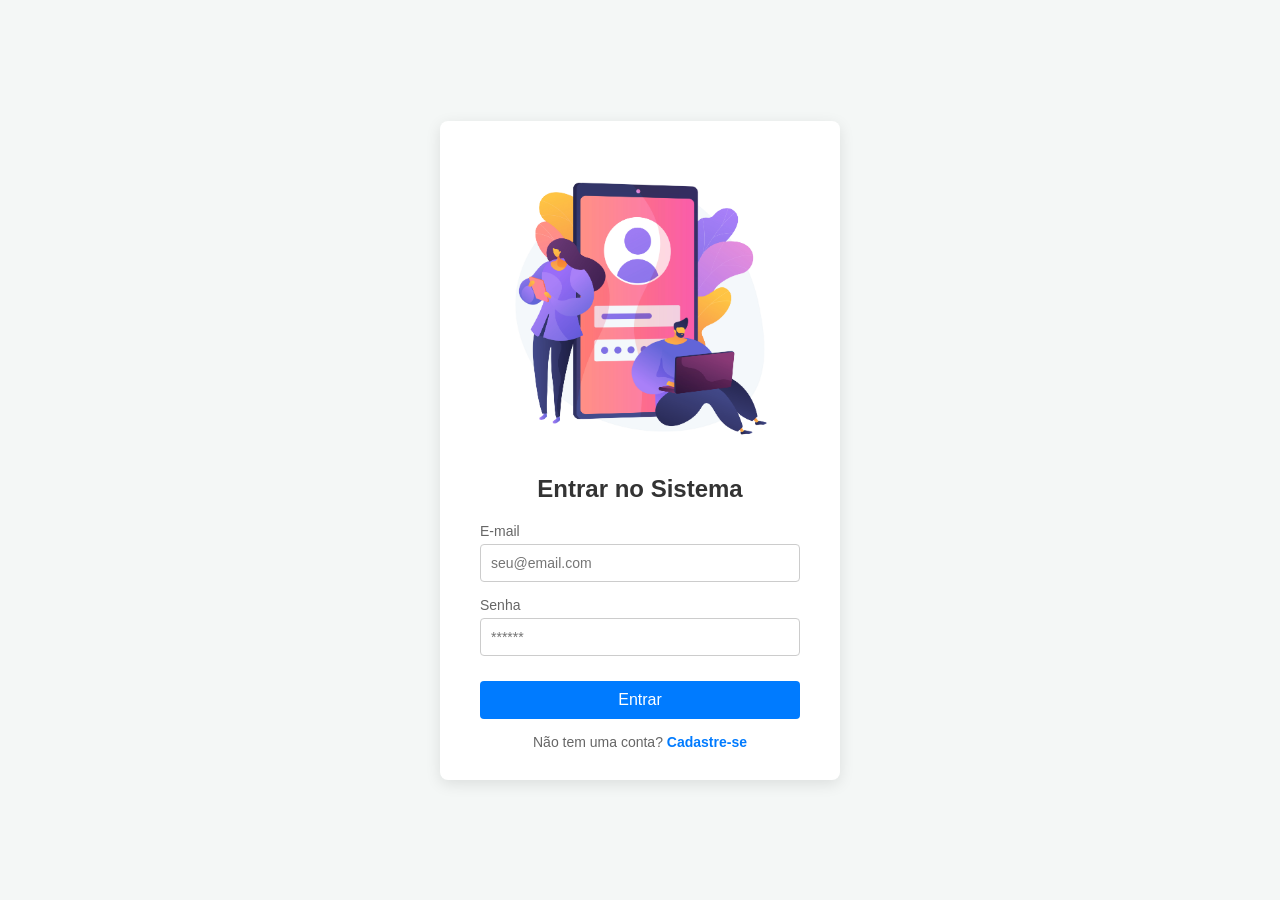
<file: index.html>
<!DOCTYPE html>
<html lang="pt-BR">
<head>
    <meta charset="UTF-8">
    <meta name="viewport" content="width=device-width, initial-scale=1.0">
    <title>Sistema de Autenticação - DevOps</title>
    <link rel="stylesheet" href="style.css">
</head>
<body>
    <div class="container">
        <!-- Formulário de Login (Acesso) -->
         <div class="container-login">
             <div class="img-box">
                <img src="img/logo_login.jpg" alt="Logo do Sistema" class="logo">
            </div>
            <div class="form-box" id="login-form">
                <h2>Entrar no Sistema</h2>
                <form id="formLogin">
                    <div class="input-group">
                        <label for="login-email">E-mail</label>
                        <input type="email" id="login-email" required placeholder="seu@email.com">
                    </div>
                    <div class="input-group">
                        <label for="login-senha">Senha</label>
                        <input type="password" id="login-senha" required placeholder="******">
                    </div>
                    <button type="submit" class="btn">Entrar</button>
                </form>
                <p class="switch-text">
                    Não tem uma conta? <a href="#" onclick="alternarFormulario('cadastro')">Cadastre-se</a>
                </p>
            </div>
        </div>

        <!-- Formulário de Cadastro -->
        <div class="form-box hidden" id="cadastro-form">
            <h2>Criar Conta</h2>
            <form id="formCadastro">
                <div class="input-group">
                    <label for="cad-nome">Nome Completo</label>
                    <input type="text" id="cad-nome" required placeholder="Seu Nome">
                </div>
                <div class="input-group">
                    <label for="cad-email">E-mail</label>
                    <input type="email" id="cad-email" required placeholder="seu@email.com">
                </div>
                <div class="input-group">
                    <label for="cad-senha">Senha</label>
                    <input type="password" id="cad-senha" required placeholder="******">
                </div>
                <button type="submit" class="btn">Cadastrar</button>
            </form>
            <p class="switch-text">
                Já tem uma conta? <a href="#" onclick="alternarFormulario('login')">Faça Login</a>
            </p>
        </div>
    </div>

    <script src="script.js"></script>
</body>
</html>
</file>
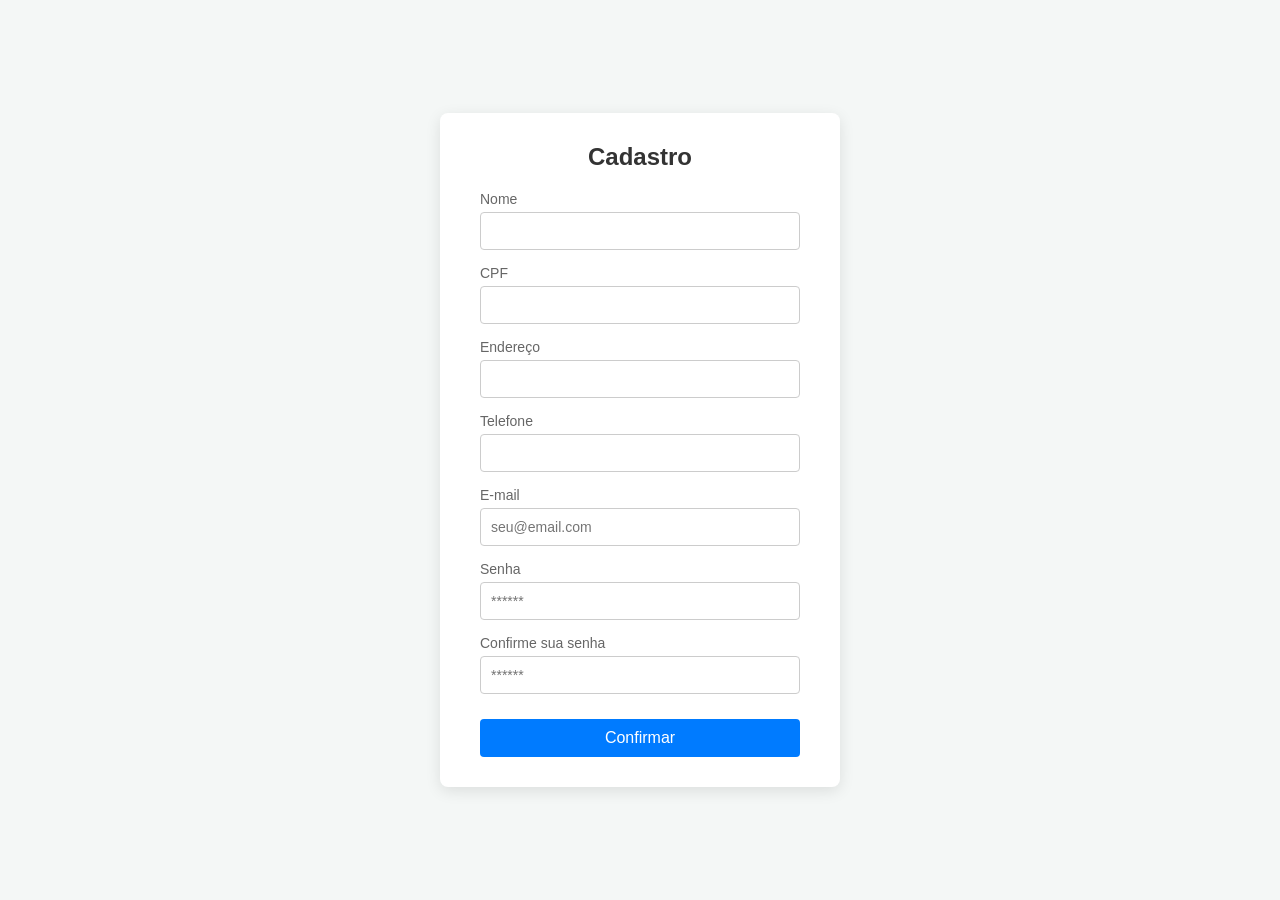
<file: cadastro.html>
<!DOCTYPE html>
<html lang="pt-BR">
<head>
    <meta charset="UTF-8">
    <meta name="viewport" content="width=device-width, initial-scale=1.0">
    <title>Sistema de Autenticação - DevOps</title>
    <link rel="stylesheet" href="style.css">
</head>
<body>

    <div class="container">
        <!-- Formulário de Cadastro -->
        <div class="form-box" id="cadastro-form">

            <h2>Cadastro</h2>

            <form id="formCadastro">

                 <div class="input-group">
                    <label for="Nome Completo">Nome</label>
                    <input type="text" id="nome-cadastro">
                </div>

                <form id="formCadastro">
                 <div class="input-group">
                    <label for="CPF">CPF</label>
                    <input type="text" id="cpf-cadastro">
                </div>

                <form id="formCadastro">
                 <div class="input-group">
                    <label for="Endereço">Endereço</label>
                    <input type="text" id="endereço-cadastro">
                </div>

                <form id="formCadastro">
                 <div class="input-group">
                    <label for="telefone">Telefone</label>
                    <input type="text" id="telefone-cadastro">
                </div>

                <div class="input-group">
                    <label for="cadastro-email">E-mail</label>
                    <input type="email" id="cadastro-email" required placeholder="seu@email.com">
                </div>

                <div class="input-group">
                    <label for="cadastro-senha">Senha</label>
                    <input type="password" id="cadastro-senha" required placeholder="******">
                </div>

                 <div class="input-group">
                    <label for="cadastro-senha2">Confirme sua senha</label>
                    <input type="password" id="cadastro-senha2" required placeholder="******">
                </div>

                <button type="submit" class="btn">Confirmar</button>

            </form>

        </div>

    </div>

    <script src="script.js"></script>
</body>
</html>
</file>
<file: style.css>
* {
    margin: 0;
    padding: 0;
    box-sizing: border-box;
    font-family: 'Segoe UI', Tahoma, Geneva, Verdana, sans-serif;
}

body {
    background-color: #f4f7f6;
    display: flex;
    justify-content: center;
    align-items: center;
    height: 100vh;
}

.container {
    background-color: #ffffff;
    padding: 30px 40px;
    border-radius: 8px;
    box-shadow: 0 4px 15px rgba(0, 0, 0, 0.1);
    width: 100%;
    max-width: 400px;
}

.form-box h2 {
    margin-bottom: 20px;
    color: #333;
    text-align: center;
}

.container container-login {
  display: flex;
  width: 1000px;
  height: 400px;
  margin:  auto;
  
}



.img-box img {
  width: 100%;
  height: 100%;
  object-fit: cover; /* Faz a imagem cobrir o espaço sem distorcer */
}

.input-group {
    margin-bottom: 15px;
}

.input-group label {
    display: block;
    margin-bottom: 5px;
    color: #666;
    font-size: 14px;
}

.input-group input {
    width: 100%;
    padding: 10px;
    border: 1px solid #ccc;
    border-radius: 4px;
    font-size: 14px;
}

.btn {
    width: 100%;
    padding: 10px;
    background-color: #007bff;
    color: white;
    border: none;
    border-radius: 4px;
    font-size: 16px;
    cursor: pointer;
    margin-top: 10px;
}

.btn:hover {
    background-color: #0056b3;
}

.switch-text {
    margin-top: 15px;
    text-align: center;
    font-size: 14px;
    color: #666;
}

.switch-text a {
    color: #007bff;
    text-decoration: none;
    font-weight: bold;
}

.switch-text a:hover {
    text-decoration: underline;
}

.hidden {
    display: none;
}
</file>
